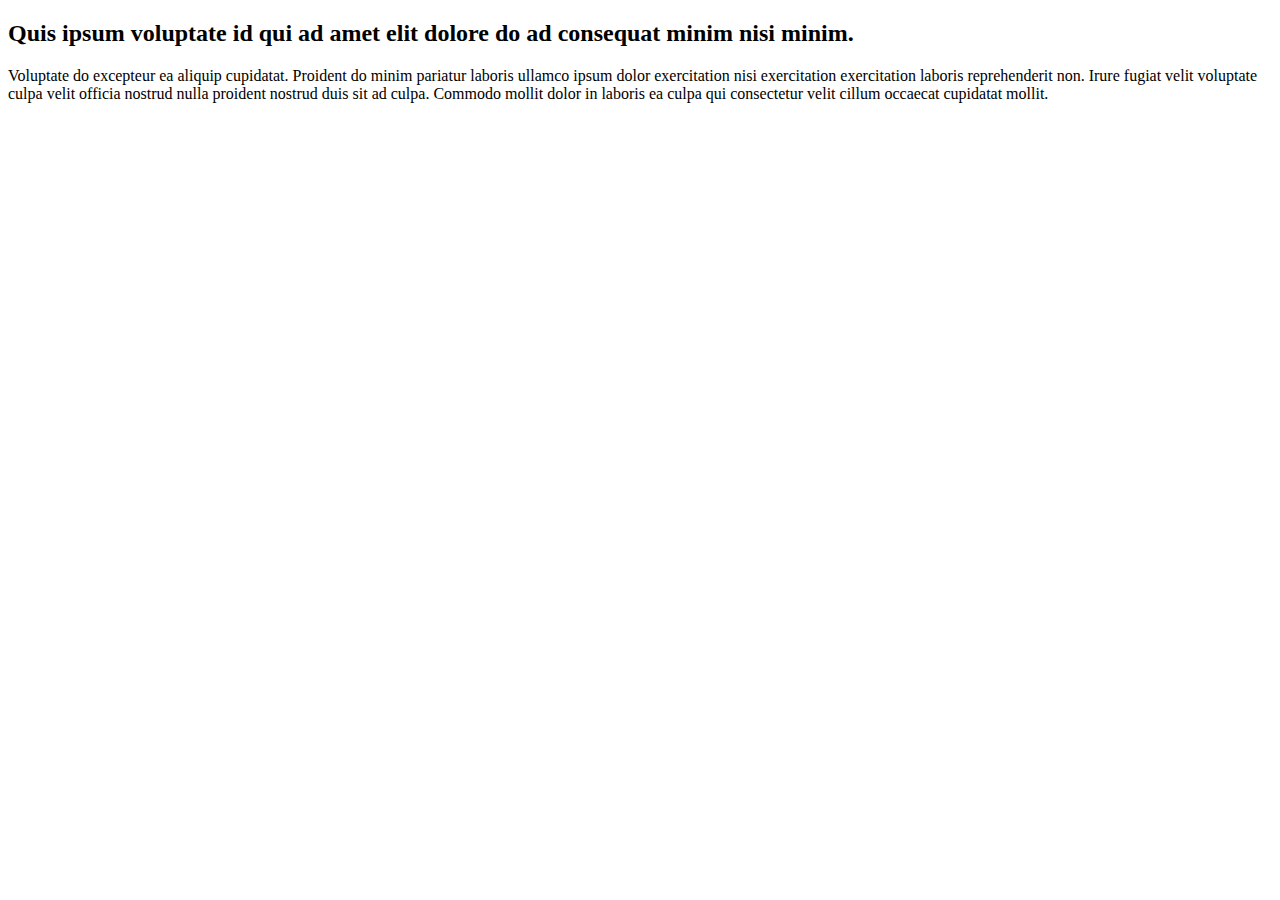
<file: index.html>
<!DOCTYPE html>
<html lang="en">

<head>
    <meta charset="UTF-8">
    <meta name="viewport" content="width=device-width, initial-scale=1.0">
    <meta http-equiv="X-UA-Compatible" content="ie=edge">
    <title>Lorem ipsum</title>
</head>

<body>
    <div class="container">
        <h2>Quis ipsum voluptate id qui ad amet elit dolore do ad consequat minim nisi minim.</h2>
        <p>Voluptate do excepteur ea aliquip cupidatat. Proident do minim pariatur laboris ullamco ipsum dolor exercitation
            nisi exercitation exercitation laboris reprehenderit non. Irure fugiat velit voluptate culpa velit officia nostrud
            nulla proident nostrud duis sit ad culpa. Commodo mollit dolor in laboris ea culpa qui consectetur velit cillum
            occaecat cupidatat mollit.</p>
    </div>
</body>

</html>
</file>
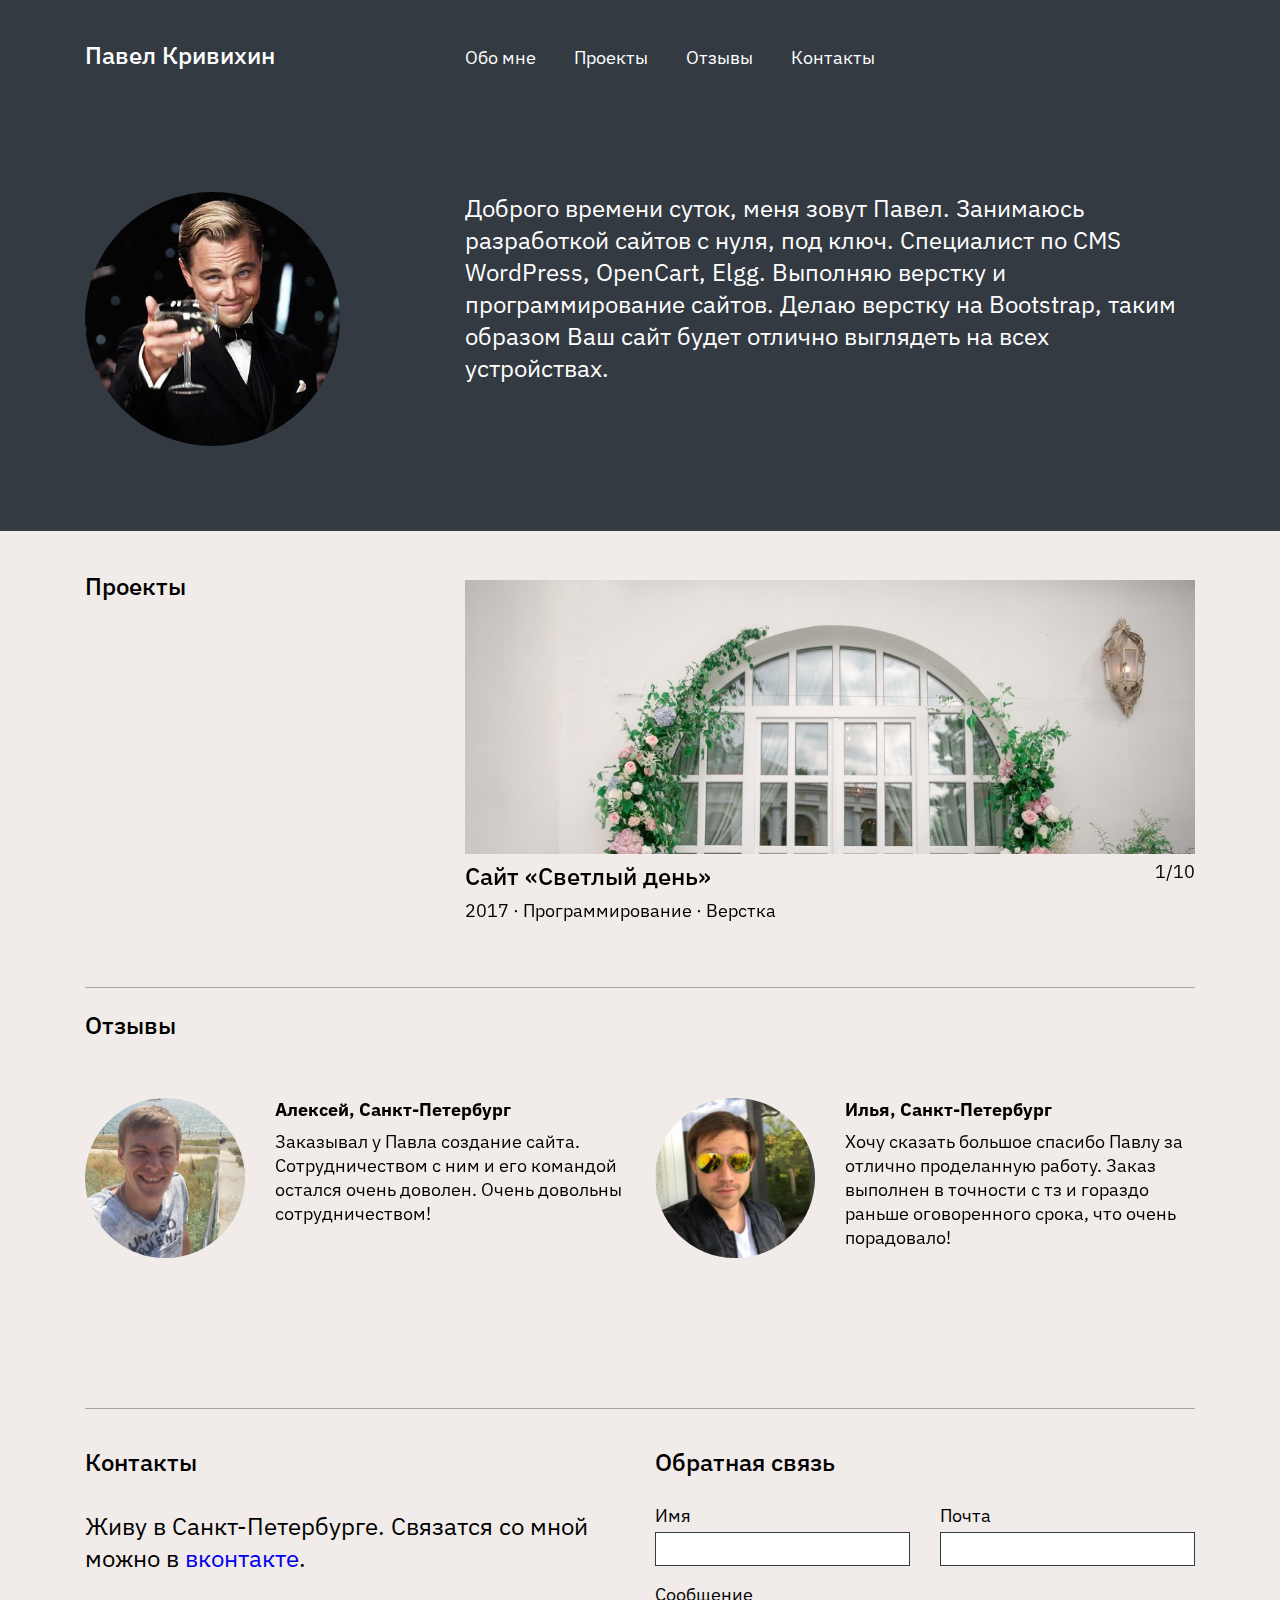
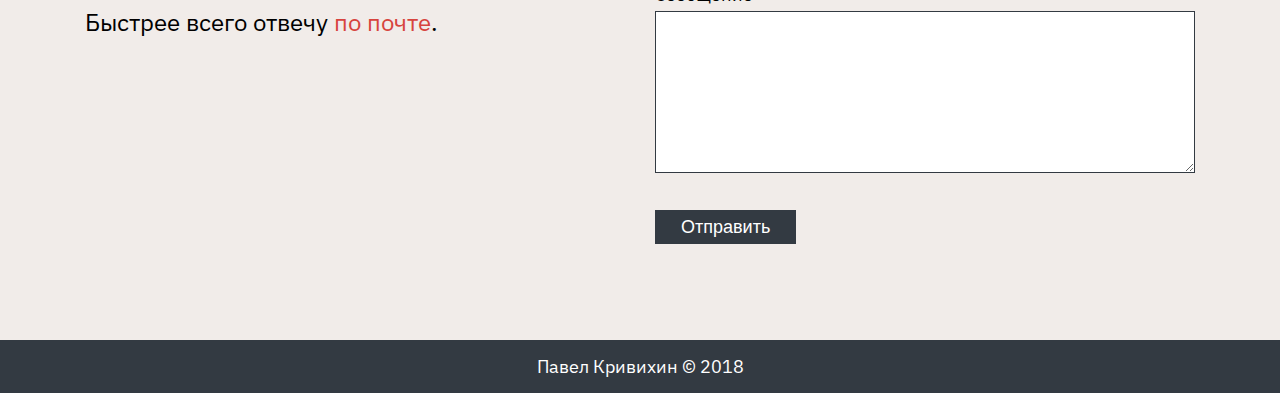
<file: public_html/index.html>
<!DOCTYPE html>
<html lang="en">

<head>
    <meta charset="UTF-8">
    <meta name="viewport" content="width=device-width, initial-scale=1.0">
    <meta http-equiv="X-UA-Compatible" content="ie=edge">
    <title>CV</title>
    <link href="https://fonts.googleapis.com/css?family=IBM+Plex+Sans:400,500,700&amp;subset=cyrillic" rel="stylesheet">
    <link rel="stylesheet" href="css/reset.css">
    <link rel="stylesheet" href="css/bootstrap-grid.min.css">
    <link rel="stylesheet" href="OwlCarousel2-2.3.4/assets/owl.carousel.min.css">
    <link rel="stylesheet" href="OwlCarousel2-2.3.4/assets/owl.theme.default.min.css">
    <link rel="stylesheet" href="css/styles.css">
</head>

<body>
    <header>
        <div class="container">
            <div class="row">
                <div class="col-3">
                    <h1>Павел Кривихин</h1>
                </div>
                <div class="col-1"></div>
                <div class="col-8">
                    <nav>
                        <ul>
                            <li>
                                <a href="#about">Обо мне</a>
                            </li>
                            <li>
                                <a href="projects">Проекты</a>
                            </li>
                            <li>
                                <a href="reviews">Отзывы</a>
                            </li>
                            <li>
                                <a href="contacts">Контакты</a>
                            </li>
                        </ul>
                    </nav>
                </div>
            </div>
        </div>
    </header>
    <section id="about">
        <div class="container">
            <div class="row">
                <div class="col-3">
                    <figure>
                        <img src="img/about/pavel-krivikhin.jpg" alt="pavel-krivikhin.jpg">
                    </figure>
                </div>
                <div class="col-1"></div>
                <div class="col-8">
                    <p>
                        Доброго времени суток, меня зовут Павел. Занимаюсь разработкой сайтов с нуля, под ключ.
                        Специалист по CMS WordPress, OpenCart,
                        Elgg. Выполняю верстку и программирование сайтов. Делаю верстку на Bootstrap, таким образом Ваш
                        сайт
                        будет отлично выглядеть на всех устройствах.
                    </p>
                </div>
            </div>
        </div>
    </section>
    <!-- /#about -->

    <section id="projects">
        <div class="container">
            <div class="row">
                <div class="col-4">
                    <h2>Проекты</h2>
                </div>
                <div class="col-8">


                    <div class="owl-carousel owl-carousel-projects">

                        <figure>
                            <img src="img/projects/bright-day.jpg" alt="bright-day.jpg">
                            <figcaption>
                                <div class="row">
                                    <div class="col-10">
                                        <h3>Сайт «Светлый день»</h3>
                                        2017 · Программирование · Верстка
                                    </div>
                                    <div class="col-2">
                                        <div class="counter">1/10</div>
                                    </div>
                                </div>
                            </figcaption>
                        </figure>

                        <figure>
                            <img src="img/projects/bright-day.jpg" alt="bright-day.jpg">
                            <figcaption>
                                <div class="row">
                                    <div class="col-10">
                                        <h3>Сайт «Темный Лес»</h3>
                                        2018 · Программирование · Верстка
                                    </div>
                                    <div class="col-2">
                                        <div class="counter">2/10</div>
                                    </div>
                                </div>
                            </figcaption>
                        </figure>

                    </div><!-- /.owl-carousel-projects -->

                </div>
            </div>
        </div>

    </section>
    <!-- /#projects -->

    <section id="reviews">
        <div class="container">
            <div class="wrapper">
                <h2>Отзывы</h2>

                <div class="owl-carousel owl-carousel-reviews">

                    <div class="row">
                        <div class="col-6">
                            <div class="row">
                                <div class="col-4">
                                    <figure>
                                        <img src="img/reviews/alex.jpg" alt="alex.jpg">
                                    </figure>
                                </div>
                                <div class="col-8">
                                    <h3>Алексей, Санкт-Петербург</h3>
                                    <p>Заказывал у Павла создание сайта. Сотрудничеством с ним и его командой остался
                                        очень
                                        доволен.
                                        Очень довольны сотрудничеством!
                                    </p>
                                </div>
                            </div>
                            <!-- /.row -->
                        </div>
                        <div class="col-6">
                            <div class="row">
                                <div class="col-4">
                                    <figure>
                                        <img src="img/reviews/ilya.jpg" alt="ilya.jpg">
                                    </figure>
                                </div>
                                <div class="col-8">
                                    <h3>Илья, Санкт-Петербург</h3>
                                    <p>Хочу сказать большое спасибо Павлу за отлично проделанную работу. Заказ выполнен
                                        в
                                        точности
                                        с тз и гораздо раньше оговоренного срока, что очень порадовало!
                                    </p>
                                </div>
                            </div>
                            <!-- /.row -->
                        </div>
                    </div><!-- /.row -->

                    <div class="row">
                        <div class="col-6">
                            <div class="row">
                                <div class="col-4">
                                    <figure>
                                        <img src="img/reviews/alex.jpg" alt="alex.jpg">
                                    </figure>
                                </div>
                                <div class="col-8">
                                    <h3>Глебан, Санкт-Петербург</h3>
                                    <p>Заказывал у Павла создание сайта. Сотрудничеством с ним и его командой остался
                                        очень
                                        доволен.
                                        Очень довольны сотрудничеством!
                                    </p>
                                </div>
                            </div>
                            <!-- /.row -->
                        </div>
                        <div class="col-6">
                            <div class="row">
                                <div class="col-4">
                                    <figure>
                                        <img src="img/reviews/ilya.jpg" alt="ilya.jpg">
                                    </figure>
                                </div>
                                <div class="col-8">
                                    <h3>Лысый, Санкт-Петербург</h3>
                                    <p>Хочу сказать большое спасибо Павлу за отлично проделанную работу. Заказ выполнен
                                        в
                                        точности
                                        с тз и гораздо раньше оговоренного срока, что очень порадовало!
                                    </p>
                                </div>
                            </div>
                            <!-- /.row -->
                        </div>
                    </div><!-- /.row -->

                </div><!-- /.owl-carousel-reviews -->

            </div>
            <!-- /.wrapper -->
        </div>
    </section>
    <!-- /#reviews -->

    <section id="contacts">
        <div class="container">
            <div class="wrapper">
                <div class="row">
                    <div class="col-6">
                        <div class="contacts">
                            <h2>Контакты</h2>
                            <p>Живу в Санкт-Петербурге. Связатся со мной можно в
                                <a href="http://vk.com/id275035981">вконтакте</a>.
                            </p>
                            <p>Быстрее всего отвечу
                                <a href="mailto:pavel@example.com" class="mailto">по почте</a>.</p>
                        </div>
                        <!-- /.contacts -->
                    </div>
                    <div class="col-6">
                        <div class="feedback">
                            <h2>Обратная связь</h2>
                            <form method="POST" action="server.php">
                                <div class="row">
                                    <div class="col-6">
                                        <label for="name">Имя</label>
                                        <input name="name" id="name" required>
                                    </div>
                                    <div class="col-6">
                                        <label for="email">Почта</label>
                                        <input type="email" name="email" id="email" required>
                                    </div>
                                </div>
                                <!-- /.row -->
                                <div class="message">
                                    <label for="message">Сообщение</label>
                                    <textarea name="message" id="message" rows="5" required></textarea>
                                </div>
                                <!-- /.message -->
                                <input type="submit" value="Отправить">
                            </form>
                            <div class="feedback-form-result feedback-form-success" style="display: none;">Сообщение
                                было успешно отправлено!</div>
                            <div class="feedback-form-result feedback-form-error" style="display: none;">Что-то пошло
                                не так :(</div>
                        </div>
                        <!-- /.feedback -->
                    </div>
                    <!-- /.row -->
                </div>
                <!-- /.wrapper -->
            </div>
        </div>
    </section>
    <!-- /#contacts -->
    <footer>
        <p>Павел Кривихин &copy; 2018</p>
    </footer>

    <!-- JS -->
    <script src="js/jquery-3.3.1.min.js"></script>
    <script src="OwlCarousel2-2.3.4/owl.carousel.min.js"></script>
    <script>
        $(function () {
            //код в теле этой функции будет выполнен, когда библиотека jqury будет загружена.

            //Выбираем элемент - контейнер сладов и иницилизируем в нем слайдер
            //(иногда надо передать объект настроек, как правило, настройки имеют значения по умолчанию)
            $(".owl-carousel-projects").owlCarousel({
                items: 1,
                lopp: false,
                autoplay: true,
                autoplayTimeout: 2000,
                autoplayHoverPause: true,
            });

            $(".owl-carousel-reviews").owlCarousel({
                items: 1,
                lopp: false,
                autoplay: true,
                autoplayTimeout: 3000,
                autoplayHoverPause: true,
            });

            //обработка формы
            $(".feedback form").submit(function (event) {
                event.preventDefault();

                let name = $("#name").val();
                let email = $("#email").val();
                let message = $("#message").val();

                $.post("http://profesm1.beget.tech/server.php", {
                    name: name,
                    email: email,
                    message: message
                }, function (data) {
                    //получыили ответ от сервера и можем с ним что-то сделать...

                    //если ответ от сервера содержит сообщение result со значением true
                    if (("result" in data) && (data["result"] === true)) {

                        $(".feedback-form-success").show();
                        setTimeout(function () {
                            $(".feedback-form-success").hide();
                        }, 4000);

                        $("#name").val("");
                        $("#email").val("");
                        $("#message").val("");

                    } else {

                        $(".feedback-form-error").show();
                        setTimeout(function () {
                            $(".feedback-form-error").hide();
                        }, 4000);

                    }

                }, "json");
            });

        });
    </script>
</body>

</html>
</file>
<file: public_html/css/styles.css>
/* Общие стили */

body {
    font-size: 18px;
    line-height: 23px;
    font-family: "IBM Plex Sans", sans-serif;
    background-color: #f1ece9;
}

h2 {
    font-weight: 500;
    font-size: 24px;
    line-height: 32px;
}

/* Стили разделов */

header {
    background-color: #333a42;
    padding-top: 39px;
    color: #ffffff;
}

header h1 {
    font-weight: 500;
    font-size: 24px;
    line-height: 32px;
    color: #ffffff;
}

header nav {
    padding-top: 7px;
    padding-bottom: 2px;
}

header nav ul {
    /* Отменил буллеты у элементов списка */
    list-style: none;
}

header nav ul li {
    /* Остаются блочным, но выстраиваются в одну строка */
    display: inline-block;
    margin-right: 34px;
}

header nav ul li a {
    text-decoration: none;
    color: inherit;
    /* наследуем цвет от родительского элемента */
}

#about {
    padding-top: 121px;
    padding-bottom: 80px;
    background-color: #333a42;
    color: #ffffff;
}

#about figure img {
    width: 100%;
    border-radius: 50%;
}

#about p {
    font-size: 24px;
    line-height: 32px;
}

#projects {
    padding-top: 39px;
    padding-bottom: 42px;
}

#projects figure {
    padding-top: 10px;
}

#projects figure img {
    /* запретили картинке разъезжаться */
    width: 100%;
    margin-bottom: 6px;
}

#projects figure figcaption h3 {
    font-weight: 500;
    font-size: 24px;
    line-height: 32px;
    margin-bottom: 7px;
}

#projects figure figcaption .counter {
    /* притягиваем текст к правой части элемента */
    text-align: right;
}

#reviews .wrapper {
    padding-top: 21px;
    padding-bottom: 127px;
    border-top: 1px solid #a6a5a1;
}

#reviews .wrapper h2 {
    margin-bottom: 57px;
}

#reviews .wrapper figure img {
    width: 100%;
    border-radius: 50%;
}

#reviews .wrapper h3 {
    font-weight: 700;
    line-height: 24px;
    margin-bottom: 8px;
}

#reviews .wrapper p {
    line-height: 24px;
}

#contacts .wrapper {
    padding-top: 37px;
    padding-bottom: 96px;
    border-top: 1px solid #a6a5a1;
}

#contacts .contacts h2 {
    margin-bottom: 32px;
}

#contacts .contacts p {
    font-size: 24px;
    line-height: 32px;
}

#contacts .contacts p:not(:last-child) {
    /* (отступ снизу соответствует высоте строки, применяется ко всем кроме последнего) */
    margin-bottom: 32px;
}

#contacts .contacts p a {
    text-decoration: none;
}

#contacts .contacts p a.mailto {
    color: #d7443e;
}

#contacts .feedback h2 {
    margin-bottom: 22px;
}

#contacts .feedback form label {
    line-height: 32px;
    margin-bottom: 3px;
}

#contacts .feedback form input,
#contacts .feedback form textarea {
    border: 1px solid #333a42;
    line-height: 32px;
    font-size: 18px;
}

#contacts .feedback form input:not([type="submit"]),
#contacts .feedback form textarea {
    width: 100%;
    padding: 0 5px 0 5px;
}

#contacts .feedback form input[type="submit"] {
    background-color: #333a42;
    color: #ffffff;
    padding: 0 25px 0 25px;
}

#contacts .feedback form .message {
    padding-top: 13px;
    padding-bottom: 32px;
}

#contacts .feedback .feedback-form-result {
    padding: 15px 0 15px 0;
}

footer {
    background-color: #333a42;
    color: #ffffff;
}

footer p {
    padding: 15px 0 15px 0;
    text-align: center;
}
</file>
